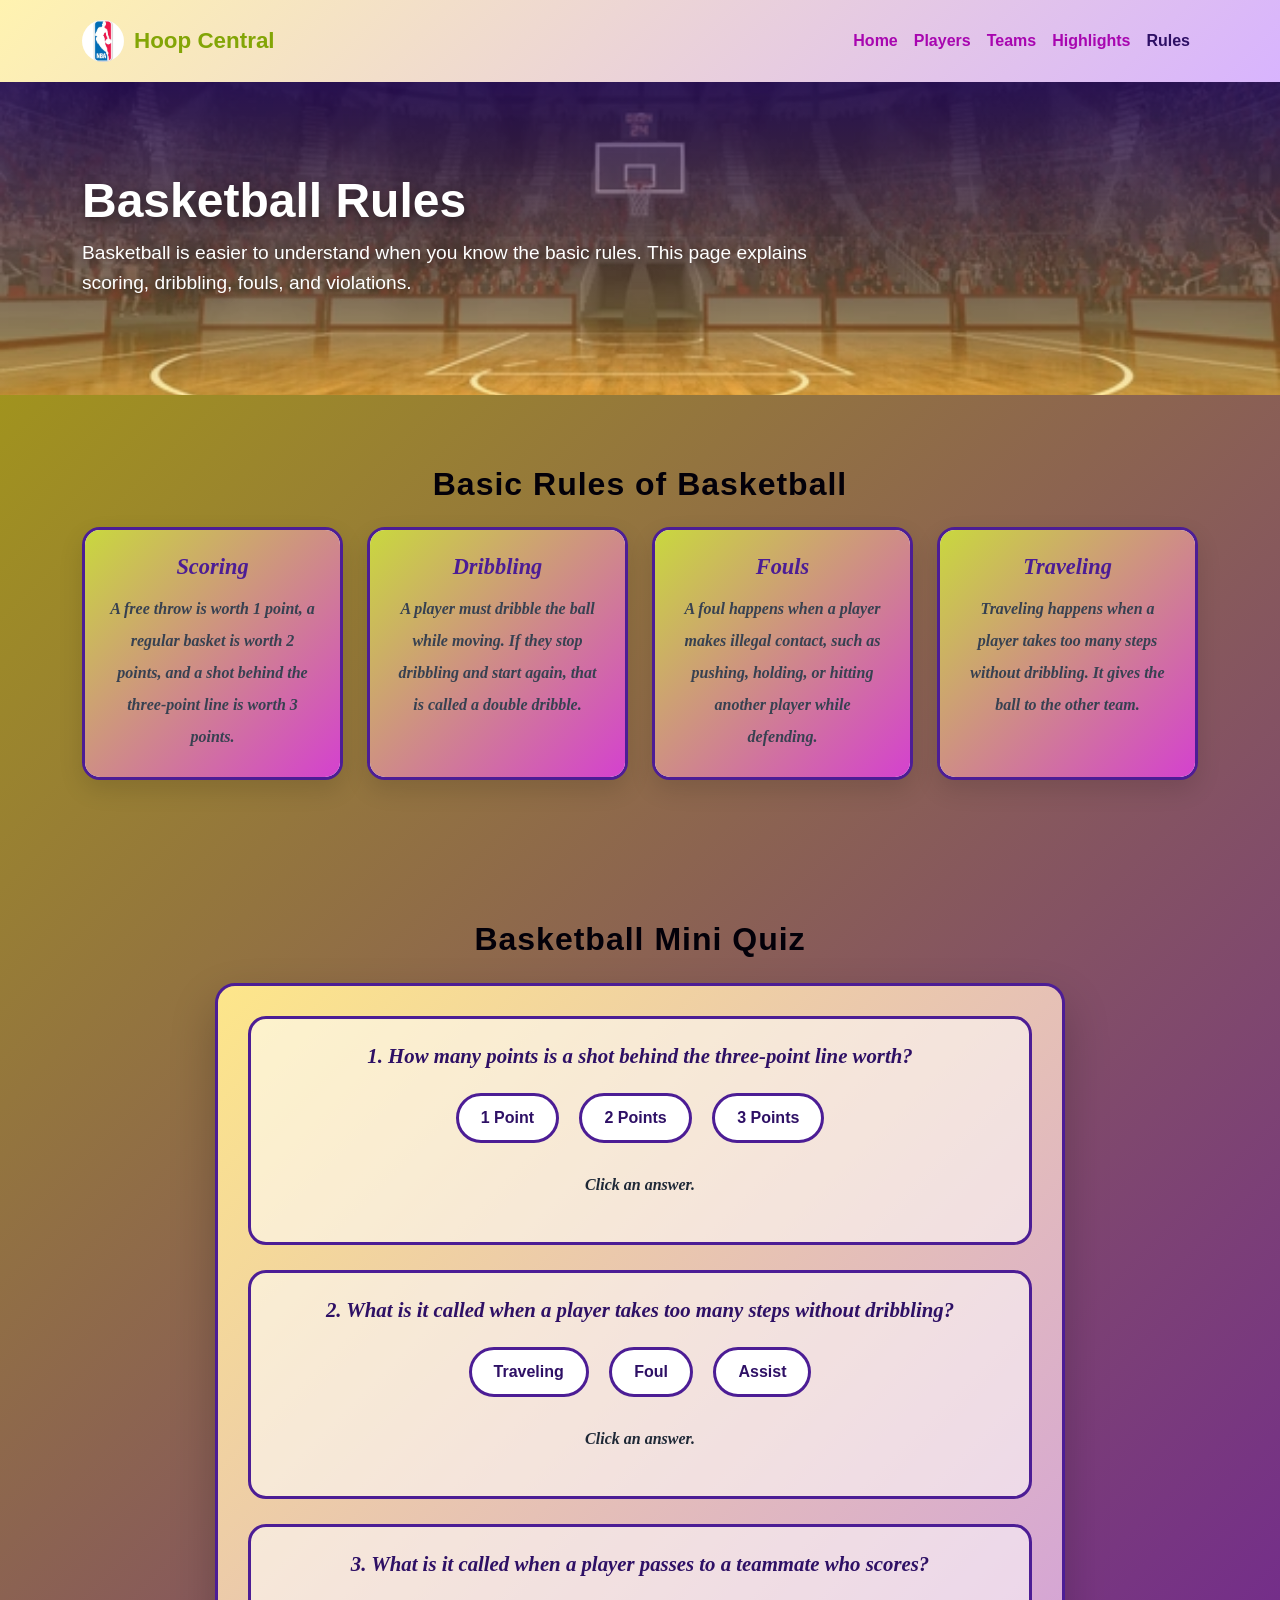
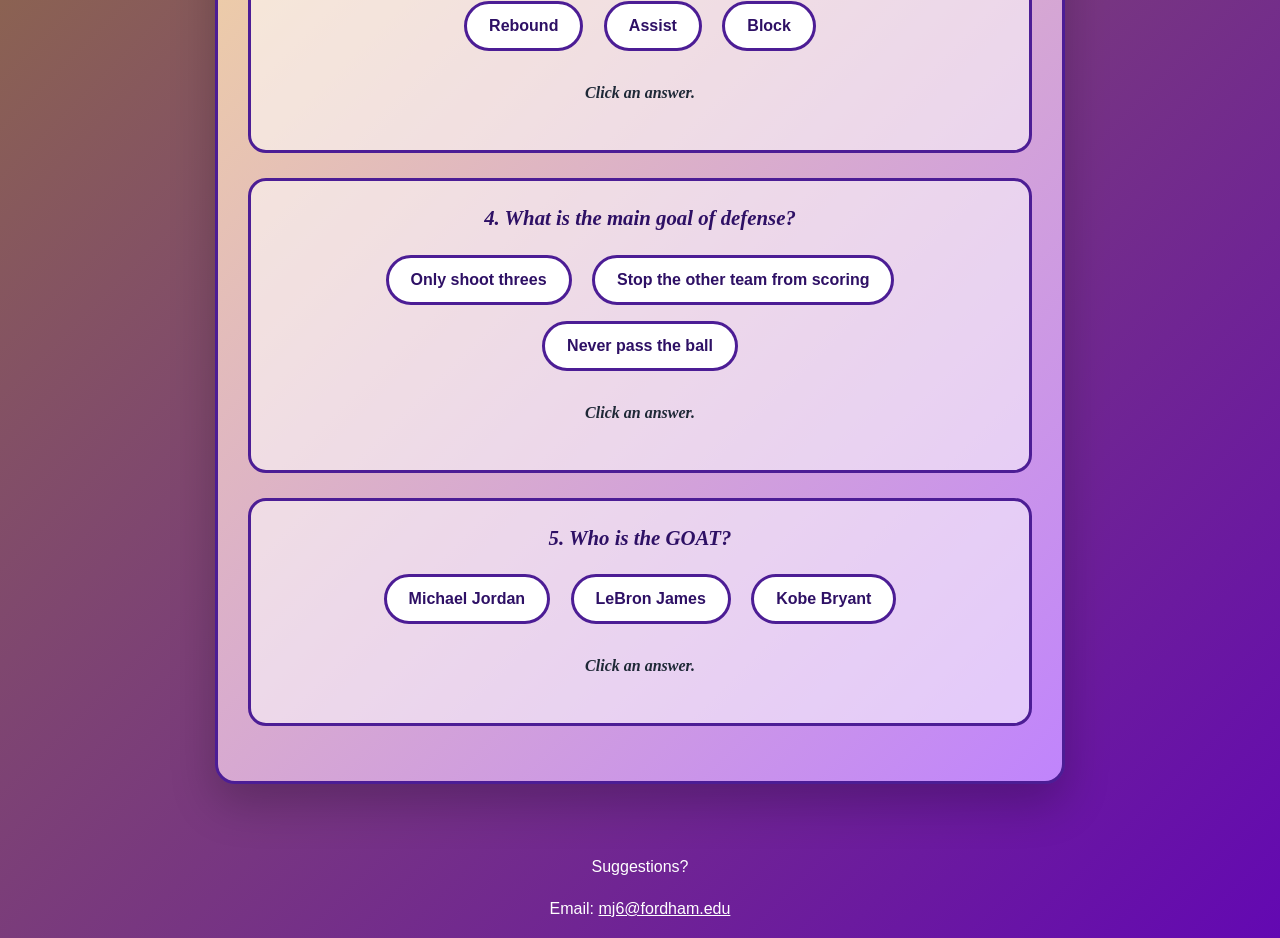
<file: rules.html>
<!DOCTYPE html>
<html lang="en">
<head>
  <meta charset="UTF-8">

  <meta name="viewport" content="width=device-width, initial-scale=1.0">

  <title>Hoop Central | Rules</title>

  <link href="https://cdn.jsdelivr.net/npm/bootstrap@5.3.3/dist/css/bootstrap.min.css" rel="stylesheet">

  <link rel="stylesheet" href="css/style.css">
</head>

<body>

  <nav class="navbar navbar-expand-lg navbar-light custom-navbar">
    <div class="container">

      <a class="navbar-brand d-flex align-items-center" href="index.html">
        <img src="images/logo.png" alt="Hoop Central Logo" class="site-logo">
        <span>Hoop Central</span>
      </a>

      <button class="navbar-toggler" type="button" data-bs-toggle="collapse" data-bs-target="#mainNavbar">
        <span class="navbar-toggler-icon"></span>
      </button>

      <div class="collapse navbar-collapse" id="mainNavbar">
        <ul class="navbar-nav ms-auto">

          <li class="nav-item">
            <a class="nav-link" href="index.html">Home</a>
          </li>

          <li class="nav-item">
            <a class="nav-link" href="players.html">Players</a>
          </li>

          <li class="nav-item">
            <a class="nav-link" href="teams.html">Teams</a>
          </li>

          <li class="nav-item">
            <a class="nav-link" href="highlights.html">Highlights</a>
          </li>

          <li class="nav-item">
            <a class="nav-link active" href="rules.html">Rules</a>
          </li>

        </ul>
      </div>

    </div>
  </nav>

  <header class="rules-header">
    <div class="container">
      <h1>Basketball Rules</h1>

      <p>
        Basketball is easier to understand when you know the basic rules.
        This page explains scoring, dribbling, fouls, and violations.
      </p>
    </div>
  </header>

  <section class="section-padding">
    <div class="container">

      <h2 class="text-center mb-4">Basic Rules of Basketball</h2>

      <div class="row g-4">

        <div class="col-md-6 col-lg-3">
          <div class="card h-100">
            <div class="card-body">
              <h5 class="card-title">Scoring</h5>
              <p class="card-text">
                A free throw is worth 1 point, a regular basket is worth 2 points,
                and a shot behind the three-point line is worth 3 points.
              </p>
            </div>
          </div>
        </div>

        <div class="col-md-6 col-lg-3">
          <div class="card h-100">
            <div class="card-body">
              <h5 class="card-title">Dribbling</h5>
              <p class="card-text">
                A player must dribble the ball while moving. If they stop dribbling
                and start again, that is called a double dribble.
              </p>
            </div>
          </div>
        </div>

        <div class="col-md-6 col-lg-3">
          <div class="card h-100">
            <div class="card-body">
              <h5 class="card-title">Fouls</h5>
              <p class="card-text">
                A foul happens when a player makes illegal contact, such as pushing,
                holding, or hitting another player while defending.
              </p>
            </div>
          </div>
        </div>

        <div class="col-md-6 col-lg-3">
          <div class="card h-100">
            <div class="card-body">
              <h5 class="card-title">Traveling</h5>
              <p class="card-text">
                Traveling happens when a player takes too many steps without dribbling.
                It gives the ball to the other team.
              </p>
            </div>
          </div>
        </div>

      </div>

    </div>
  </section>

 <section class="section-padding">
  <div class="container">

    <h2 class="text-center mb-4">Basketball Mini Quiz</h2>

    <div class="quiz-box">

      <div class="quiz-question">
        <h3>1. How many points is a shot behind the three-point line worth?</h3>

        <div class="quiz-buttons mt-3">
          <button class="btn quiz-btn" data-answer="wrong">1 Point</button>
          <button class="btn quiz-btn" data-answer="wrong">2 Points</button>
          <button class="btn quiz-btn" data-answer="correct">3 Points</button>
        </div>

        <p class="quiz-result">Click an answer.</p>
      </div>

      <div class="quiz-question">
        <h3>2. What is it called when a player takes too many steps without dribbling?</h3>

        <div class="quiz-buttons mt-3">
          <button class="btn quiz-btn" data-answer="correct">Traveling</button>
          <button class="btn quiz-btn" data-answer="wrong">Foul</button>
          <button class="btn quiz-btn" data-answer="wrong">Assist</button>
        </div>

        <p class="quiz-result">Click an answer.</p>
      </div>

      <div class="quiz-question">
        <h3>3. What is it called when a player passes to a teammate who scores?</h3>

        <div class="quiz-buttons mt-3">
          <button class="btn quiz-btn" data-answer="wrong">Rebound</button>
          <button class="btn quiz-btn" data-answer="correct">Assist</button>
          <button class="btn quiz-btn" data-answer="wrong">Block</button>
        </div>

        <p class="quiz-result">Click an answer.</p>
      </div>

      <div class="quiz-question">
        <h3>4. What is the main goal of defense?</h3>

        <div class="quiz-buttons mt-3">
          <button class="btn quiz-btn" data-answer="wrong">Only shoot threes</button>
          <button class="btn quiz-btn" data-answer="correct">Stop the other team from scoring</button>
          <button class="btn quiz-btn" data-answer="wrong">Never pass the ball</button>
        </div>

        <p class="quiz-result">Click an answer.</p>
      </div>

      <div class="quiz-question">
        <h3>5. Who is the GOAT?</h3>

        <div class="quiz-buttons mt-3">
          <button class="btn quiz-btn" data-answer="wrong">Michael Jordan</button>
          <button class="btn quiz-btn" data-answer="correct">LeBron James</button>
          <button class="btn quiz-btn" data-answer="wrong">Kobe Bryant</button>
        </div>

        <p class="quiz-result">Click an answer.</p>
      </div>

    </div>

  </div>
</section>
   <footer class="suggestion-footer">
  <div class="container text-center">
    <p>
      <span style="color: white !important;">Suggestions?</span>
    </p>

    <p>
      <span style="color: white !important;">Email:</span>
      <a href="mailto:mj6@fordham.edu" style="color: white !important;">
        mj6@fordham.edu
      </a>
    </p>
  </div>
</footer>

  <script src="https://code.jquery.com/jquery-3.7.1.min.js"></script>

  <script src="https://cdn.jsdelivr.net/npm/bootstrap@5.3.3/dist/js/bootstrap.bundle.min.js"></script>

  <script src="js/script.js"></script>

</body>
</html>
</file>
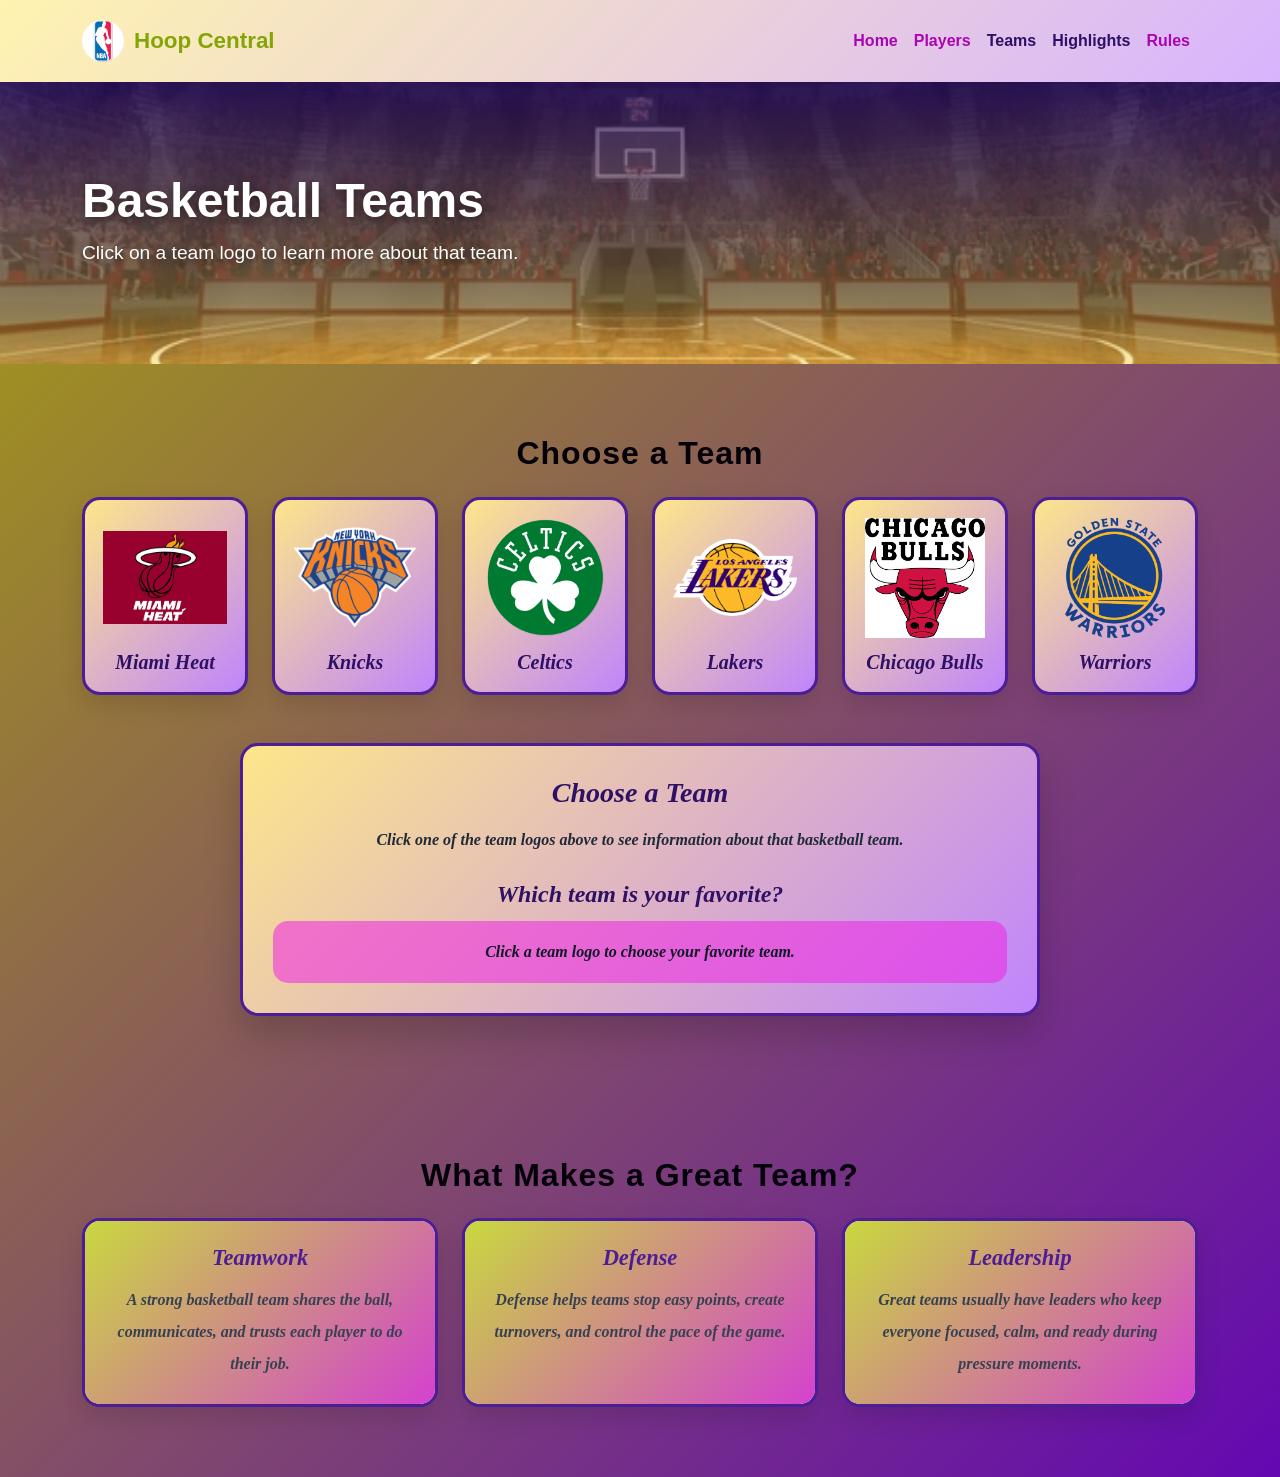
<file: teams.html>
<!DOCTYPE html>
<html lang="en">
<head>
  <meta charset="UTF-8">

  <meta name="viewport" content="width=device-width, initial-scale=1.0">

  <title>Hoop Central | Teams</title>

  <link href="https://cdn.jsdelivr.net/npm/bootstrap@5.3.3/dist/css/bootstrap.min.css" rel="stylesheet">

  <link rel="stylesheet" href="css/style.css">
</head>

<body>

  <nav class="navbar navbar-expand-lg navbar-light custom-navbar">
    <div class="container">

      <a class="navbar-brand d-flex align-items-center" href="index.html">
  <img src="images/logo.png" alt="Hoop Central Logo" class="site-logo">
  <span>Hoop Central</span>
</a>

      <button class="navbar-toggler" type="button" data-bs-toggle="collapse" data-bs-target="#mainNavbar">
        <span class="navbar-toggler-icon"></span>
      </button>

      <div class="collapse navbar-collapse" id="mainNavbar">
        <ul class="navbar-nav ms-auto">

          <li class="nav-item">
            <a class="nav-link" href="index.html">Home</a>
          </li>

          <li class="nav-item">
            <a class="nav-link" href="players.html">Players</a>
          </li>

          <li class="nav-item">
            <a class="nav-link active" href="teams.html">Teams</a>
          </li>

          <li class="nav-item">
            <a class="nav-link active" href="highlights.html">Highlights</a>
          </li>

          <li class="nav-item">
            <a class="nav-link" href="rules.html">Rules</a>
          </li>

        </ul>
      </div>

    </div>
  </nav>

  <header class="teams-header">
    <div class="container">
      <h1>Basketball Teams</h1>

      <p>
        Click on a team logo to learn more about that team.
      </p>
    </div>
  </header>

  <section class="section-padding">
    <div class="container">

      <h2 class="text-center mb-4">Choose a Team</h2>

      <div class="row g-4 text-center">

        <div class="col-md-4 col-lg-2">
          <div class="team-logo-box" data-team="heat">
            <img src="images/team1.png" class="team-logo" alt="Miami Heat logo">
            <h5>Miami Heat</h5>
          </div>
        </div>

        <div class="col-md-4 col-lg-2">
          <div class="team-logo-box" data-team="knicks">
            <img src="images/team2.png" class="team-logo" alt="New York Knicks logo">
            <h5>Knicks</h5>
          </div>
        </div>

        <div class="col-md-4 col-lg-2">
          <div class="team-logo-box" data-team="celtics">
            <img src="images/team3.png" class="team-logo" alt="Boston Celtics logo">
            <h5>Celtics</h5>
          </div>
        </div>

        <div class="col-md-4 col-lg-2">
          <div class="team-logo-box" data-team="lakers">
            <img src="images/team4.png" class="team-logo" alt="Los Angeles Lakers logo">
            <h5>Lakers</h5>
          </div>
        </div>

        <div class="col-md-4 col-lg-2">
          <div class="team-logo-box" data-team="bulls">
            <img src="images/team5.png" class="team-logo" alt="Chicago Bulls logo">
            <h5>Chicago Bulls</h5>
          </div>
        </div>

        <div class="col-md-4 col-lg-2">
          <div class="team-logo-box" data-team="warriors">
            <img src="images/team6.png" class="team-logo" alt="Golden State Warriors logo">
            <h5>Warriors</h5>
          </div>
        </div>

      </div>

      <div class="team-info-box mt-5">
  <h3 id="teamName">Choose a Team</h3>

  <p id="teamInfo">
    Click one of the team logos above to see information about that basketball team.
  </p>

  <h4 class="favorite-question mt-4">Which team is your favorite?</h4>

  <p id="favoriteResponse">
    Click a team logo to choose your favorite team.
  </p>
</div>

    </div>
  </section>

  <section class="section-padding">
    <div class="container">

      <h2 class="text-center mb-4">What Makes a Great Team?</h2>

      <div class="row g-4">

        <div class="col-md-4">
          <div class="card h-100">
            <div class="card-body">
              <h5 class="card-title">Teamwork</h5>
              <p class="card-text">
                A strong basketball team shares the ball, communicates, and trusts each player to do their job.
              </p>
            </div>
          </div>
        </div>

        <div class="col-md-4">
          <div class="card h-100">
            <div class="card-body">
              <h5 class="card-title">Defense</h5>
              <p class="card-text">
                Defense helps teams stop easy points, create turnovers, and control the pace of the game.
              </p>
            </div>
          </div>
        </div>

        <div class="col-md-4">
          <div class="card h-100">
            <div class="card-body">
              <h5 class="card-title">Leadership</h5>
              <p class="card-text">
                Great teams usually have leaders who keep everyone focused, calm, and ready during pressure moments.
              </p>
            </div>
          </div>
        </div>

      </div>

    </div>
  </section>

  <script src="https://code.jquery.com/jquery-3.7.1.min.js"></script>

  <script src="https://cdn.jsdelivr.net/npm/bootstrap@5.3.3/dist/js/bootstrap.bundle.min.js"></script>

  <script src="js/script.js"></script>

</body>
</html>
</file>
<file: css/style.css>
body {
  font-family: Arial, Helvetica, sans-serif;
  background: linear-gradient(135deg, #a8a30d, #6308b2);
  color: #1f2937;
  line-height: 1.6;
}

.navbar-brand {
  font-weight: bold;
}

.custom-navbar {
  background: linear-gradient(135deg, #fff3b0, #d8b4fe);
  padding-top: 15px;
  padding-bottom: 15px;
}

.custom-navbar .navbar-brand {
  color: #83a506;
  font-weight: 900;
  font-size: 1.4rem;
}

.custom-navbar .nav-link {
  color: #a806b0;
  font-weight: 700;
}

.custom-navbar .nav-link:hover {
  color: #111827;
  background-color: rgba(255, 255, 255, 0.45);
  border-radius: 20px;
}

.custom-navbar .nav-link:active {
  color: #111827;
  background-color: rgba(255, 255, 255, 0.65);
  border-radius: 20px;
}

.custom-navbar .nav-link.active {
  background-color: transparent;
  color: #2e1065;
}

.custom-navbar .navbar-toggler {
  border-color: #2e1065;
}
.hero-section {
  min-height: 80vh;
  padding-top: 130px;
  padding-bottom: 80px;
  background:
    linear-gradient(rgba(108, 9, 9, 0.55), rgba(0, 0, 0, 0.75)),
    url("../images/basketball-hero.jpg") center/cover no-repeat;
  color: white;
  display: flex;
  align-items: center;
}

.hero-section h1 {
  font-size: 4rem;
  font-weight: 900;
  max-width: 850px;
  letter-spacing: 1px;
  margin-bottom: 20px;
}

.hero-section p {
  font-size: 1.25rem;
  max-width: 720px;
  margin-bottom: 28px;
}

.hero-section .btn-warning {
  background-color: #facc15;
  border: none;
  color: #111827;
  font-weight: 800;
  padding: 12px 28px;
  border-radius: 30px;
  box-shadow: 0 8px 20px rgba(0, 0, 0, 0.22);
}

.hero-section .btn-warning:hover {
  background-color: #eab308;
  color: #111827;
  transform: translateY(-2px);
}



.section-padding {
  padding: 70px 0;
}

.section-padding h2 {
  font-weight: bold;
  color: #030009;
  letter-spacing: 1px;
}
.card {
  border: 3px solid #4c1d95;
  border-radius: 18px;
  overflow: hidden;
  box-shadow: 0 10px 25px rgba(0, 0, 0, 0.12);
  transition: transform 0.25s ease, box-shadow 0.25s ease, border-color 0.25s ease;
  background-color: #ffffff;
}

.card:hover {
  transform: translateY(-12px) scale(1.04);
  border-color: #facc15;
  box-shadow: 0 25px 45px rgba(0, 0, 0, 0.28);
}

.card-img-top {
  height: 220px;
  object-fit: cover;
}

.card-body {
  padding: 24px;
  text-align: center;
  background: linear-gradient(135deg, #c9d83e, #d441cf);
}

.card-title {
  font-family: "Times New Roman", Times, serif;
  font-style: italic;
  font-size: 1.4rem;
  font-weight: 800;
  color: #4c1d95;
  margin-bottom: 12px;
}

.card-text {
  font-family: "Times New Roman", Times, serif;
  font-style: italic;
  font-weight: bold;
  font-size: 1rem;
  color: #374151;
  line-height: 2;
  margin-bottom: 0;
}

.card-link {
  text-decoration: none;
  color: inherit;
  display: block;
}

.card-link:hover {
  color: inherit;
}

.card-link .card {
  cursor: pointer;
}

@media (max-width: 768px) {
  .hero-section {
    text-align: center;
    min-height: 70vh;
    padding-top: 120px;
  }

  .hero-section h1 {
    font-size: 2rem;
  }

  .hero-section p {
    font-size: 1rem;
  }

  .card-img-top {
    height: 200px;
  }

  .card-title {
    font-size: 1.25rem;
  }

  .card-text {
    font-size: 0.95rem;
  }
}
 .players-header {
  padding-top: 130px;
  padding-bottom: 80px;
  background:
    linear-gradient(rgba(0, 0, 0, 0.60), rgba(0, 0, 0, 0.80)),
    url("../images/basketball-player.jpg") center/cover no-repeat;
  color: white;
}

.players-header h1 {
  font-size: 3rem;
  font-weight: bold;
  max-width: 800px;
}

.players-header p {
  font-size: 1.2rem;
  max-width: 750px;
}

.player-card .card-img-top {
  height: 260px;
  object-fit: cover;
}

.player-card .card-title {
  color: #4c1d95;
  font-size: 1.5rem;
  font-weight: 900;
}

.player-card .card-text {
  font-size: 1rem;
  line-height: 1.7;
}
.teams-header {
  padding-top: 90px;
  padding-bottom: 80px;
  background:
    linear-gradient(rgba(46, 16, 101, 0.75), rgba(250, 204, 21, 0.35)),
    url("../images/basketball-court.jpg") center/cover no-repeat;
  color: white;
  text-shadow: 0 3px 10px rgba(0, 0, 0, 0.45);
}

.teams-header h1 {
  font-size: 3rem;
  font-weight: 900;
  max-width: 800px;
}

.teams-header p {
  font-size: 1.2rem;
  max-width: 750px;
}

.team-logo-box {
  background: linear-gradient(135deg, #fde68a, #c084fc);
  border: 3px solid #4c1d95;
  border-radius: 18px;
  padding: 18px;
  height: 100%;
  cursor: pointer;
  box-shadow: 0 10px 25px rgba(0, 0, 0, 0.12);
  transition: transform 0.25s ease, box-shadow 0.25s ease, border-color 0.25s ease;
}

.team-logo-box:hover {
  transform: translateY(-10px) scale(1.05);
  border-color: #facc15;
  box-shadow: 0 25px 45px rgba(0, 0, 0, 0.28);
}

.team-logo {
  width: 100%;
  height: 120px;
  object-fit: contain;
  margin-bottom: 12px;
}

.team-logo-box h5 {
  font-family: "Times New Roman", Times, serif;
  font-style: italic;
  font-weight: bold;
  color: #2e1065;
  margin-bottom: 0;
}

.team-info-box {
  background: linear-gradient(135deg, #fde68a, #c084fc);
  border: 3px solid #4c1d95;
  border-radius: 18px;
  padding: 30px;
  text-align: center;
  max-width: 800px;
  margin: 0 auto;
  box-shadow: 0 18px 35px rgba(0, 0, 0, 0.18);
}

.team-info-box h3 {
  font-family: "Times New Roman", Times, serif;
  font-style: italic;
  font-weight: bold;
  color: #2e1065;
  margin-bottom: 15px;
}

.team-info-box p {
  font-family: "Times New Roman", Times, serif;
  font-style: italic;
  font-weight: bold;
  line-height: 2;
  color: #1f2937;
  margin-bottom: 0;
}

@media (max-width: 768px) {
  .teams-header {
    text-align: center;
    padding-top: 70px;
  }

  .teams-header h1 {
    font-size: 2rem;
  }

  .teams-header p {
    font-size: 1rem;
  }

  .team-logo {
    height: 100px;
  }
}
.favorite-question {
  font-family: "Times New Roman", Times, serif;
  font-style: italic;
  font-weight: bold;
  color: #2e1065;
}

#favoriteResponse {
  background-color: rgba(240, 38, 230, 0.55);
  border-radius: 15px;
  padding: 15px;
  margin-top: 12px;
  color: #111827;
}
.highlights-header {
  padding-top: 90px;
  padding-bottom: 80px;
  background:
    linear-gradient(rgba(46, 16, 101, 0.75), rgba(250, 204, 21, 0.35)),
    url("../images/basketball-hero.jpg") center/cover no-repeat;
  color: white;
  text-shadow: 0 3px 10px rgba(0, 0, 0, 0.45);
}

.highlights-header h1 {
  font-size: 3rem;
  font-weight: 900;
  max-width: 800px;
}

.highlights-header p {
  font-size: 1.2rem;
  max-width: 750px;
}

.highlight-btn {
  background-color: #ffffff;
  color: #2e1065;
  border: 3px solid #4c1d95;
  border-radius: 30px;
  font-weight: bold;
  margin: 8px;
  padding: 10px 20px;
}

.highlight-btn:hover {
  background-color: #fde68a;
  transform: scale(1.05);
}

.active-highlight {
  background-color: #4c1d95;
  color: white;
  border-color: #facc15;
}

.highlight-display-box {
  background: linear-gradient(135deg, #fde68a, #c084fc);
  border: 3px solid #4c1d95;
  border-radius: 20px;
  padding: 25px;
  max-width: 900px;
  margin: 0 auto;
  box-shadow: 0 20px 45px rgba(0, 0, 0, 0.22);
}

.highlight-display-box img {
  width: 100%;
  height: 420px;
  object-fit: cover;
  border-radius: 15px;
  border: 3px solid #4c1d95;
}

.highlight-text {
  text-align: center;
  margin-top: 25px;
}

.highlight-text h3 {
  font-family: "Times New Roman", Times, serif;
  font-style: italic;
  font-weight: 900;
  color: #2e1065;
}

.highlight-text p {
  font-family: "Times New Roman", Times, serif;
  font-style: italic;
  font-weight: bold;
  line-height: 2;
  color: #1f2937;
}

#savedHighlightMessage {
  background-color: rgba(255, 255, 255, 0.55);
  border-radius: 15px;
  padding: 12px;
  margin-top: 15px;
}

@media (max-width: 768px) {
  .highlights-header {
    text-align: center;
    padding-top: 70px;
  }

  .highlights-header h1 {
    font-size: 2rem;
  }

  .highlights-header p {
    font-size: 1rem;
  }

  .highlight-display-box img {
    height: 250px;
  }
}
.clock-box {
  background: rgba(255, 255, 255, 0.82);
  color: #2e1065;
  border: 3px solid #facc15;
  border-radius: 20px;
  padding: 15px 20px;
  width: 210px;
  text-align: center;
  margin-bottom: 25px;
  box-shadow: 0 12px 25px rgba(0, 0, 0, 0.25);
}

#clockTime {
  font-size: 1.4rem;
  font-weight: 900;
}

#clockDay {
  font-family: "Times New Roman", Times, serif;
  font-style: italic;
  font-weight: bold;
  font-size: 1.1rem;
}

#clockDate {
  font-size: 0.95rem;
  font-weight: bold;
}

@media (max-width: 768px) {
  .clock-box {
    margin-left: auto;
    margin-right: auto;
    width: 200px;
  }
}
.site-logo {
  width: 42px;
  height: 42px;
  object-fit: contain;
  margin-right: 10px;
  border-radius: 50%;
}
.rules-header {
  padding-top: 90px;
  padding-bottom: 80px;
  background:
    linear-gradient(rgba(46, 16, 101, 0.75), rgba(250, 204, 21, 0.35)),
    url("../images/basketball-court.jpg") center/cover no-repeat;
  color: white;
  text-shadow: 0 3px 10px rgba(0, 0, 0, 0.45);
}

.rules-header h1 {
  font-size: 3rem;
  font-weight: 900;
  max-width: 800px;
}

.rules-header p {
  font-size: 1.2rem;
  max-width: 750px;
}

.quiz-box {
  background: linear-gradient(135deg, #fde68a, #c084fc);
  border: 3px solid #4c1d95;
  border-radius: 20px;
  padding: 30px;
  max-width: 850px;
  margin: 0 auto;
  text-align: center;
  box-shadow: 0 20px 45px rgba(0, 0, 0, 0.22);
}

.quiz-box h3 {
  font-family: "Times New Roman", Times, serif;
  font-style: italic;
  font-weight: 900;
  color: #2e1065;
}

.quiz-btn {
  background-color: white;
  color: #2e1065;
  border: 3px solid #4c1d95;
  border-radius: 30px;
  font-weight: bold;
  margin: 8px;
  padding: 10px 22px;
}

.quiz-btn:hover {
  background-color: #fde68a;
  transform: scale(1.05);
}

.correct-choice {
  background-color: #22c55e !important;
  color: white !important;
  border-color: #166534 !important;
}

.wrong-choice {
  background-color: #ef4444 !important;
  color: white !important;
  border-color: #991b1b !important;
}

#quizResult {
  margin-top: 22px;
  font-family: "Times New Roman", Times, serif;
  font-style: italic;
  font-weight: bold;
  line-height: 2;
  color: #1f2937;
}

@media (max-width: 768px) {
  .rules-header {
    text-align: center;
    padding-top: 70px;
  }

  .rules-header h1 {
    font-size: 2rem;
  }

  .rules-header p {
    font-size: 1rem;
  }
}
.quiz-question {
  background-color: rgba(255, 255, 255, 0.55);
  border: 3px solid #4c1d95;
  border-radius: 18px;
  padding: 25px;
  margin-bottom: 25px;
}

.quiz-question h3 {
  font-family: "Times New Roman", Times, serif;
  font-style: italic;
  font-weight: 900;
  color: #2e1065;
  font-size: 1.3rem;
}

.quiz-result {
  margin-top: 18px;
  font-family: "Times New Roman", Times, serif;
  font-style: italic;
  font-weight: bold;
  line-height: 2;
  color: #1f2937;
}
</file>
